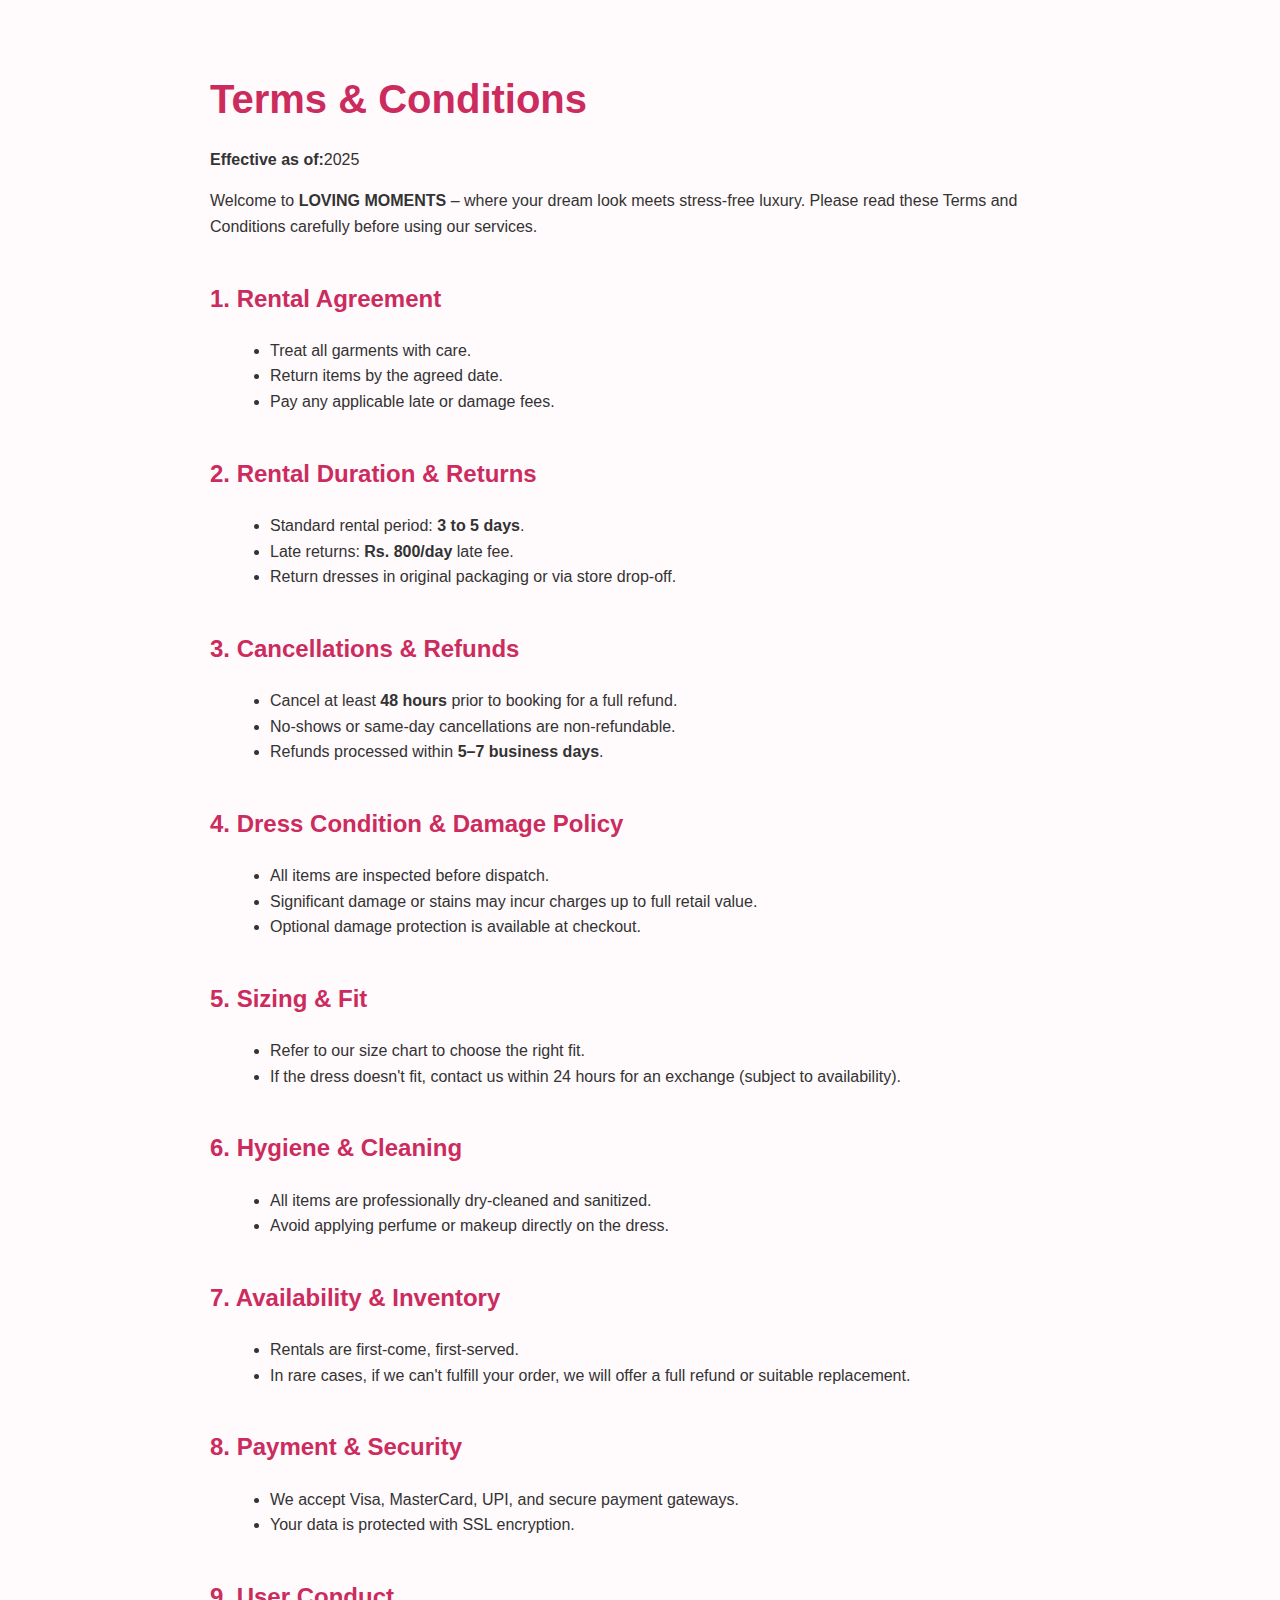
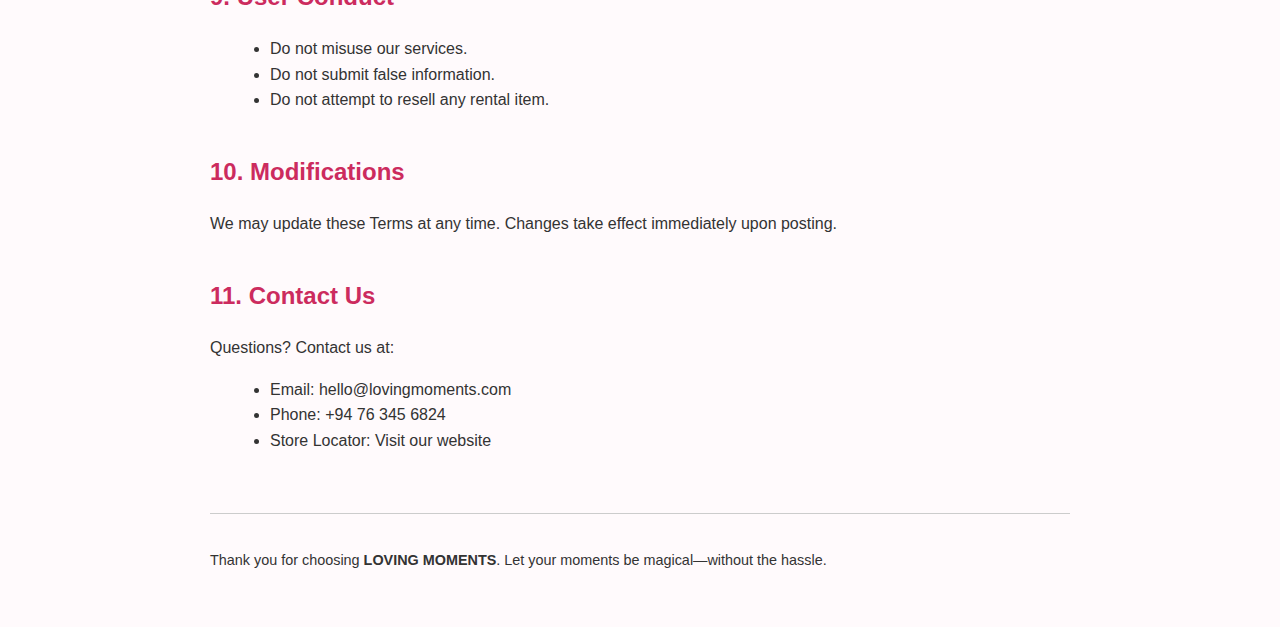
<file: termsandconditions.html>
<!DOCTYPE html>
<html lang="en">
<head>
  <meta charset="UTF-8">
  <meta name="viewport" content="width=device-width, initial-scale=1.0">
  <title>Terms & Conditions | LOVING MOMENTS</title>
  <style>
    * {
      box-sizing: border-box;
    }
    body {
      font-family: 'Helvetica Neue', sans-serif;
      margin: 0;
      padding: 0;
      line-height: 1.6;
      background: #fffafc;
      color: #333;
    }
    .container {
      max-width: 900px;
      margin: auto;
      padding: 40px 20px;
    }
    h1, h2 {
      color: #cc2b5e;
    }
    h1 {
      font-size: 2.5rem;
      margin-bottom: 10px;
    }
    h2 {
      margin-top: 40px;
      font-size: 1.5rem;
    }
    p {
      margin-bottom: 15px;
    }
    ul {
      margin-left: 20px;
    }
    .footer {
      margin-top: 60px;
      padding-top: 20px;
      border-top: 1px solid #ccc;
      font-size: 0.9rem;
    }

    @media (max-width: 768px) {
      .container {
        padding: 30px 15px;
      }
      h1 {
        font-size: 2rem;
      }
      h2 {
        font-size: 1.3rem;
      }
    }

    @media (max-width: 480px) {
      .container {
        padding: 25px 10px;
      }
      h1 {
        font-size: 1.8rem;
      }
      h2 {
        font-size: 1.2rem;
      }
      p, li {
        font-size: 0.95rem;
      }
    }
  </style>
</head>
<body>
  <div class="container">
    <h1>Terms & Conditions</h1>
    <p><strong>Effective as of:</strong>2025</p>
    <p>Welcome to <strong>LOVING MOMENTS</strong> – where your dream look meets stress-free luxury. Please read these Terms and Conditions carefully before using our services.</p>

    <h2>1. Rental Agreement</h2>
    <ul>
      <li>Treat all garments with care.</li>
      <li>Return items by the agreed date.</li>
      <li>Pay any applicable late or damage fees.</li>
    </ul>

    <h2>2. Rental Duration & Returns</h2>
    <ul>
      <li>Standard rental period: <strong>3 to 5 days</strong>.</li>
      <li>Late returns: <strong>Rs. 800/day</strong> late fee.</li>
      <li>Return dresses in original packaging or via store drop-off.</li>
    </ul>

    <h2>3. Cancellations & Refunds</h2>
    <ul>
      <li>Cancel at least <strong>48 hours</strong> prior to booking for a full refund.</li>
      <li>No-shows or same-day cancellations are non-refundable.</li>
      <li>Refunds processed within <strong>5–7 business days</strong>.</li>
    </ul>

    <h2>4. Dress Condition & Damage Policy</h2>
    <ul>
      <li>All items are inspected before dispatch.</li>
      <li>Significant damage or stains may incur charges up to full retail value.</li>
      <li>Optional damage protection is available at checkout.</li>
    </ul>

    <h2>5. Sizing & Fit</h2>
    <ul>
      <li>Refer to our size chart to choose the right fit.</li>
      <li>If the dress doesn't fit, contact us within 24 hours for an exchange (subject to availability).</li>
    </ul>

    <h2>6. Hygiene & Cleaning</h2>
    <ul>
      <li>All items are professionally dry-cleaned and sanitized.</li>
      <li>Avoid applying perfume or makeup directly on the dress.</li>
    </ul>

    <h2>7. Availability & Inventory</h2>
    <ul>
      <li>Rentals are first-come, first-served.</li>
      <li>In rare cases, if we can't fulfill your order, we will offer a full refund or suitable replacement.</li>
    </ul>

    <h2>8. Payment & Security</h2>
    <ul>
      <li>We accept Visa, MasterCard, UPI, and secure payment gateways.</li>
      <li>Your data is protected with SSL encryption.</li>
    </ul>

    <h2>9. User Conduct</h2>
    <ul>
      <li>Do not misuse our services.</li>
      <li>Do not submit false information.</li>
      <li>Do not attempt to resell any rental item.</li>
    </ul>

    <h2>10. Modifications</h2>
    <p>We may update these Terms at any time. Changes take effect immediately upon posting.</p>

    <h2>11. Contact Us</h2>
    <p>Questions? Contact us at:</p>
    <ul>
      <li>Email: hello@lovingmoments.com</li>
      <li>Phone: +94 76 345 6824</li>
      <li>Store Locator: Visit our website</li>
    </ul>

    <div class="footer">
      <p>Thank you for choosing <strong>LOVING MOMENTS</strong>. Let your moments be magical—without the hassle.</p>
    </div>
  </div>
</body>
</html>
</file>
